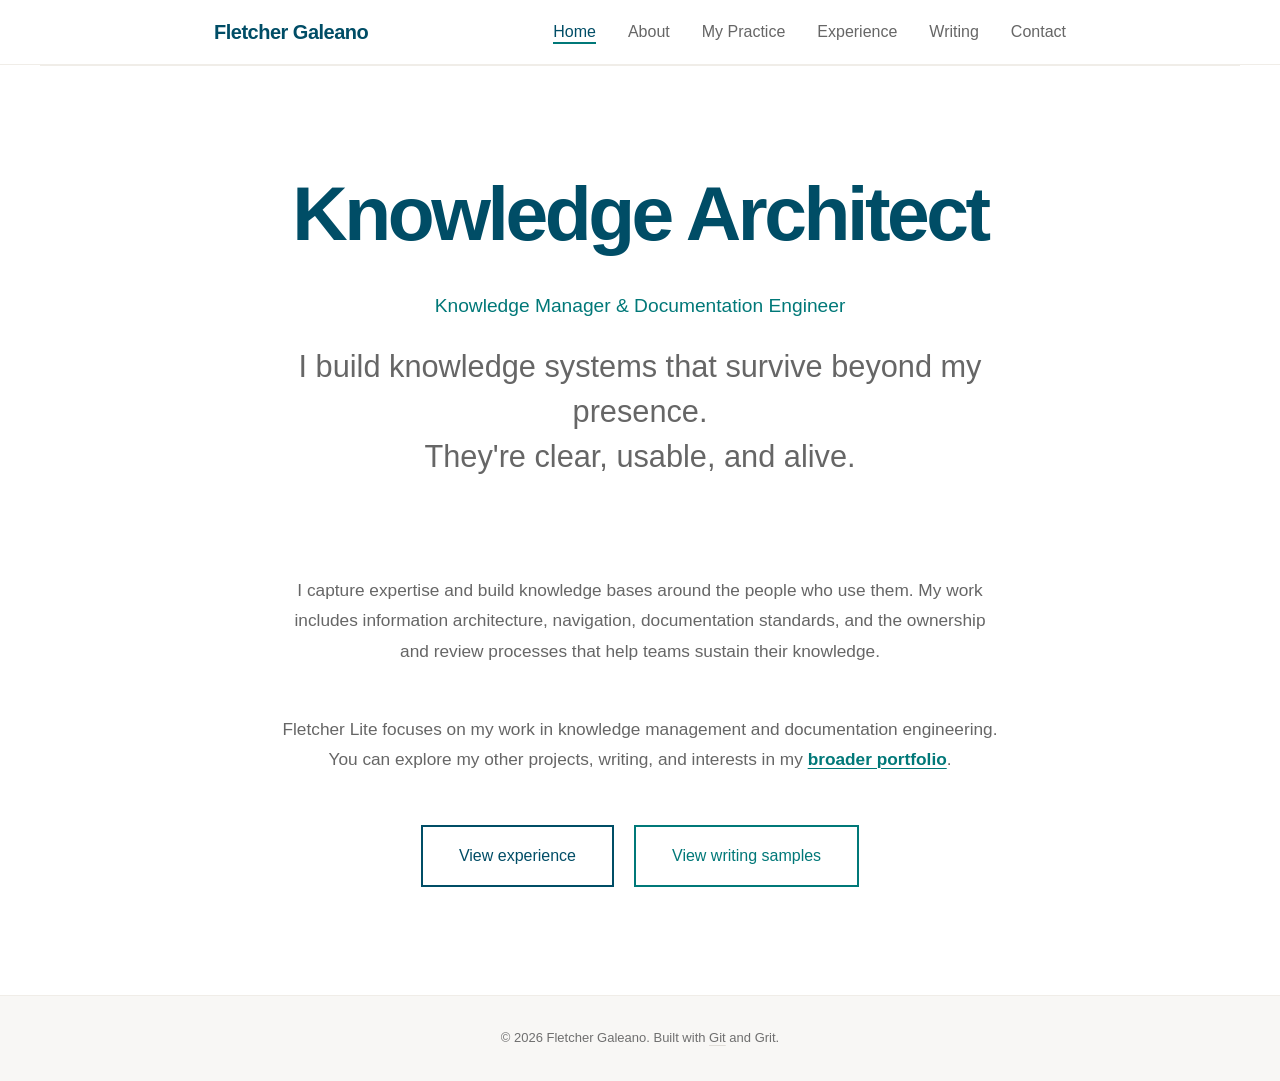
<file: index.html>
<!DOCTYPE html>
<html lang="en">
<head>
  <meta charset="UTF-8">
  <meta name="viewport" content="width=device-width, initial-scale=1.0">
  <title>Fletcher Galeano - Knowledge Manager and Documentation Engineer</title>
  <meta name="description" content="Fletcher Galeano designs knowledge bases, documentation architectures, standards, and governance processes that preserve useful organizational knowledge.">
  <link rel="stylesheet" href="styles.css">
</head>
<body class="home">
  <nav>
    <div class="nav-container">
      <a href="index.html" class="nav-brand">Fletcher Galeano</a>
      <ul class="nav-links">
        <li><a href="index.html" aria-current="page">Home</a></li>
        <li><a href="about.html">About</a></li>
        <li><a href="my-practice.html">My Practice</a></li>
        <li><a href="experience.html">Experience</a></li>
        <li><a href="writing.html">Writing</a></li>
        <li><a href="contact.html">Contact</a></li>
      </ul>
    </div>
  </nav>

  <main>
    <section class="hero">
      <h1>Knowledge Architect</h1>
      <p class="hero-target">Knowledge Manager &amp; Documentation Engineer</p>
      <p class="hero-subtitle">I build knowledge systems that survive beyond my presence. 
        <br>
        They're clear, usable, and alive.</p>
      
      <p class="hero-context">I capture expertise and build knowledge bases around the people who use them. My work includes information architecture, navigation, documentation standards, and the ownership and review processes that help teams sustain their knowledge.</p>

      <p class="hero-context">Fletcher Lite focuses on my work in knowledge management and documentation engineering. You can explore my other projects, writing, and interests in my <a href="https://thestuffihave.online/">broader portfolio</a>.</p>
      
      <div class="button-group">
        <a href="experience.html" class="btn">View experience</a>
        <a href="writing.html" class="btn btn-secondary">View writing samples</a>
      </div>
    </section>
  </main>

  <footer>
    <p>&copy; 2026 Fletcher Galeano. Built with <a href="https://github.com/fdanilogamu/fletcherlite">Git</a> and Grit.</p>
  </footer>
</body>
</html>
</file>
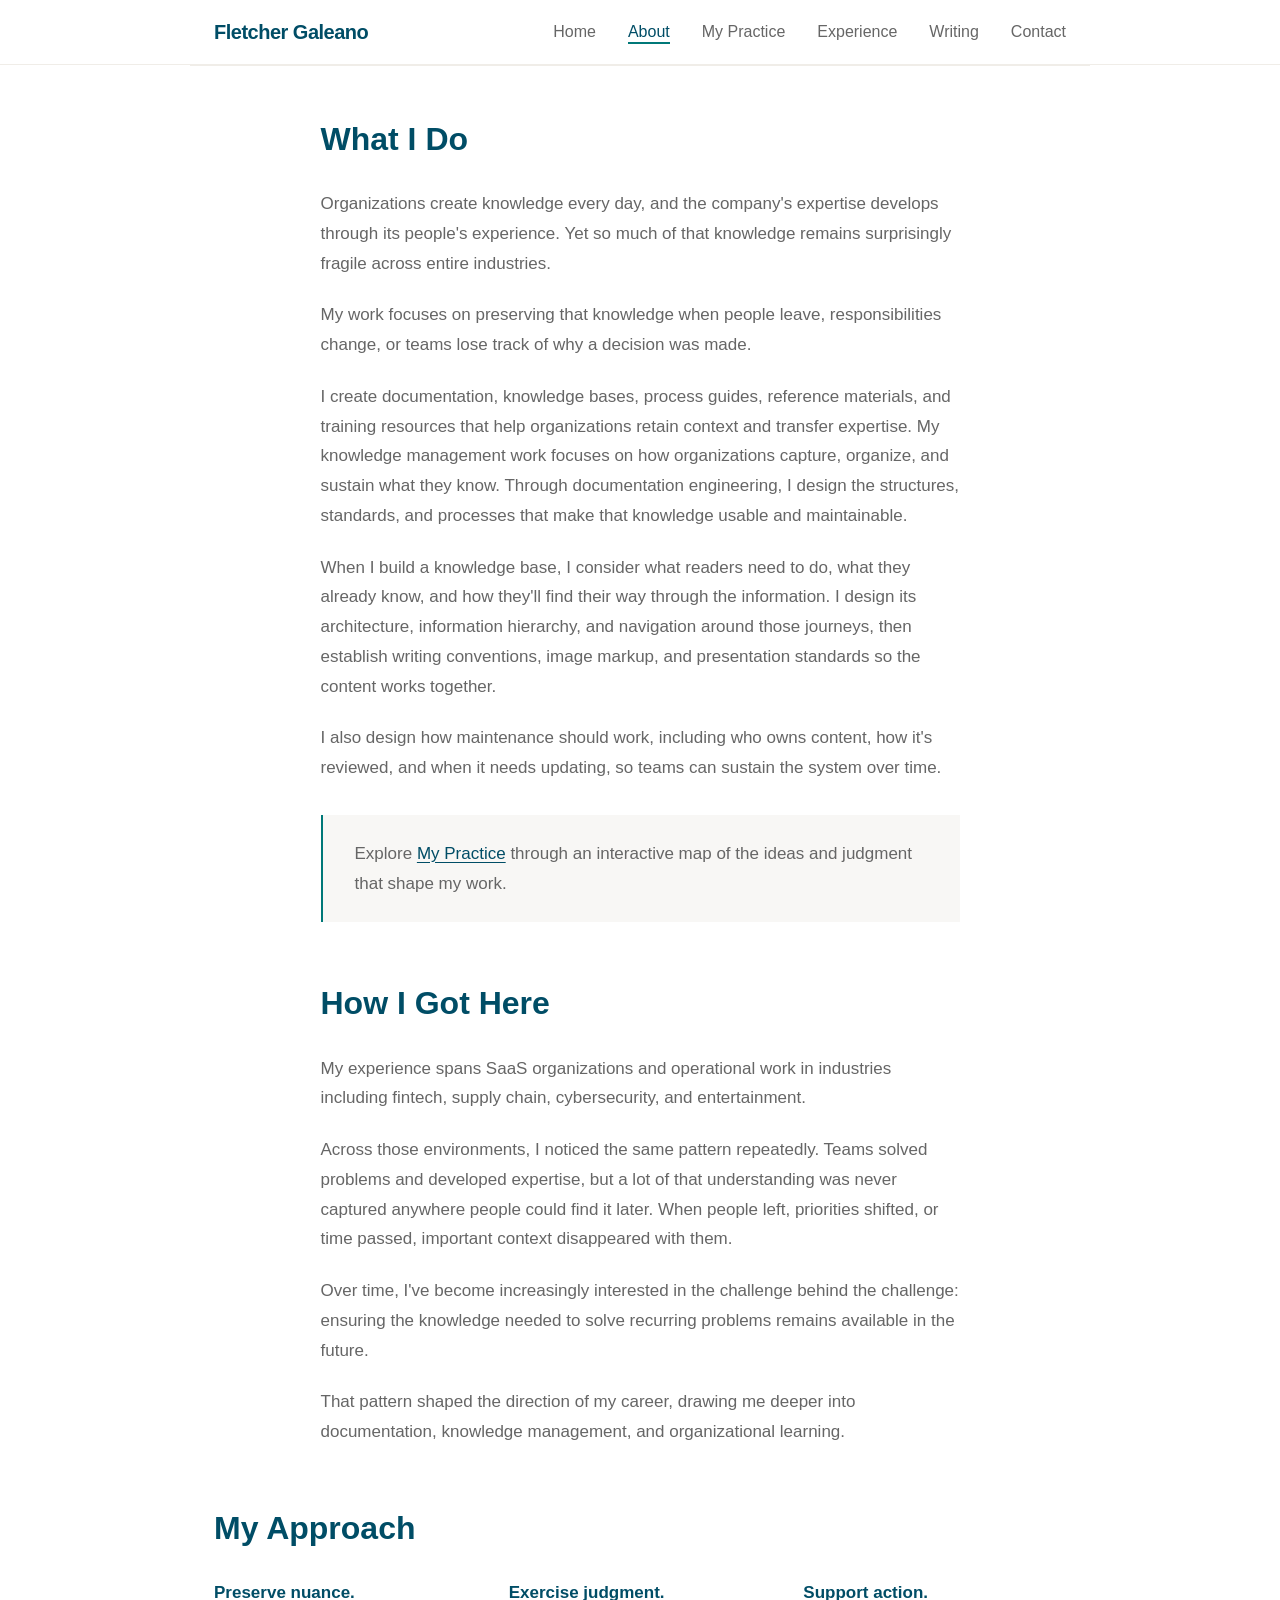
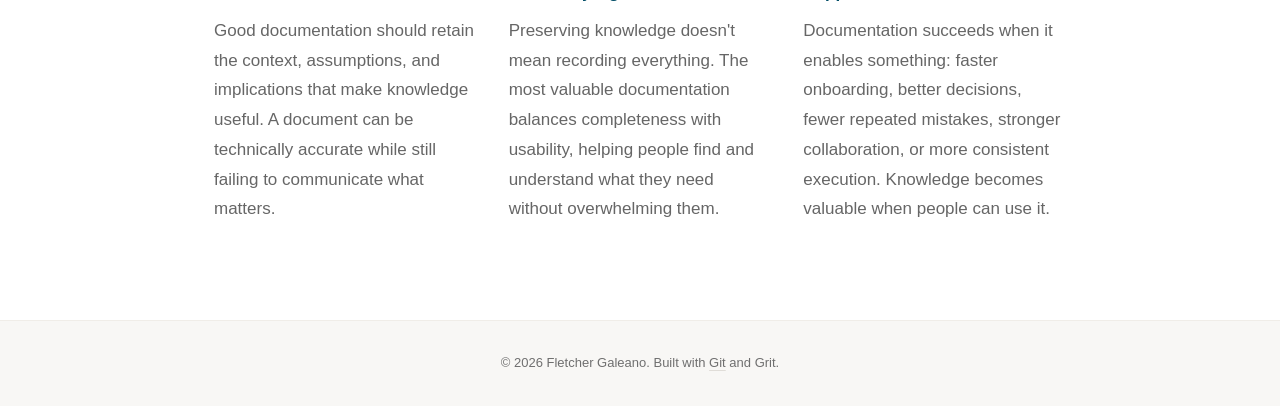
<file: about.html>
<!DOCTYPE html>
<html lang="en">
<head>
  <meta charset="UTF-8">
  <meta name="viewport" content="width=device-width, initial-scale=1.0">
  <title>About - Fletcher Galeano's Knowledge and Documentation Practice</title>
  <meta name="description" content="How Fletcher Galeano approaches knowledge capture, documentation architecture, reader journeys, standards, and governance.">
  <link rel="stylesheet" href="styles.css">
</head>
<body class="about">
  <nav>
    <div class="nav-container">
      <a href="index.html" class="nav-brand">Fletcher Galeano</a>
      <ul class="nav-links">
        <li><a href="index.html">Home</a></li>
        <li><a href="about.html" aria-current="page">About</a></li>
        <li><a href="my-practice.html">My Practice</a></li>
        <li><a href="experience.html">Experience</a></li>
        <li><a href="writing.html">Writing</a></li>
        <li><a href="contact.html">Contact</a></li>
      </ul>
    </div>
  </nav>

  <main>
    <section class="container">
      <h1>What I Do</h1>
<p>Organizations create knowledge every day, and the company's expertise develops through its people's experience. Yet so much of that knowledge remains surprisingly fragile across entire industries.</p>

<p>My work focuses on preserving that knowledge when people leave, responsibilities change, or teams lose track of why a decision was made.</p>

<p>I create documentation, knowledge bases, process guides, reference materials, and training resources that help organizations retain context and transfer expertise. My knowledge management work focuses on how organizations capture, organize, and sustain what they know. Through documentation engineering, I design the structures, standards, and processes that make that knowledge usable and maintainable.</p>

<p>When I build a knowledge base, I consider what readers need to do, what they already know, and how they'll find their way through the information. I design its architecture, information hierarchy, and navigation around those journeys, then establish writing conventions, image markup, and presentation standards so the content works together.</p>

<p>I also design how maintenance should work, including who owns content, how it's reviewed, and when it needs updating, so teams can sustain the system over time.</p>

<p class="practice-map-link">Explore <a href="my-practice.html">My Practice</a> through an interactive map of the ideas and judgment that shape my work.</p>
<h2>How I Got Here</h2>
<p>My experience spans SaaS organizations and operational work in industries including fintech, supply chain, cybersecurity, and entertainment.</p>

<p>Across those environments, I noticed the same pattern repeatedly. Teams solved problems and developed expertise, but a lot of that understanding was never captured anywhere people could find it later. When people left, priorities shifted, or time passed, important context disappeared with them.</p>

<p>Over time, I've become increasingly interested in the challenge behind the challenge: ensuring the knowledge needed to solve recurring problems remains available in the future.</p>

<p>That pattern shaped the direction of my career, drawing me deeper into documentation, knowledge management, and organizational learning.</p>
<h2>My Approach</h2>
<div class="about-principles">
<p><strong>Preserve nuance.</strong> Good documentation should retain the context, assumptions, and implications that make knowledge useful. A document can be technically accurate while still failing to communicate what matters.</p>

<p><strong>Exercise judgment.</strong> Preserving knowledge doesn't mean recording everything. The most valuable documentation balances completeness with usability, helping people find and understand what they need without overwhelming them.</p>

<p><strong>Support action.</strong> Documentation succeeds when it enables something: faster onboarding, better decisions, fewer repeated mistakes, stronger collaboration, or more consistent execution. Knowledge becomes valuable when people can use it.</p>
</div>

    </section>
  </main>

  <footer>
    <p>&copy; 2026 Fletcher Galeano. Built with <a href="https://github.com/fdanilogamu/fletcherlite">Git</a> and Grit.</p>
  </footer>
</body>
</html>
</file>
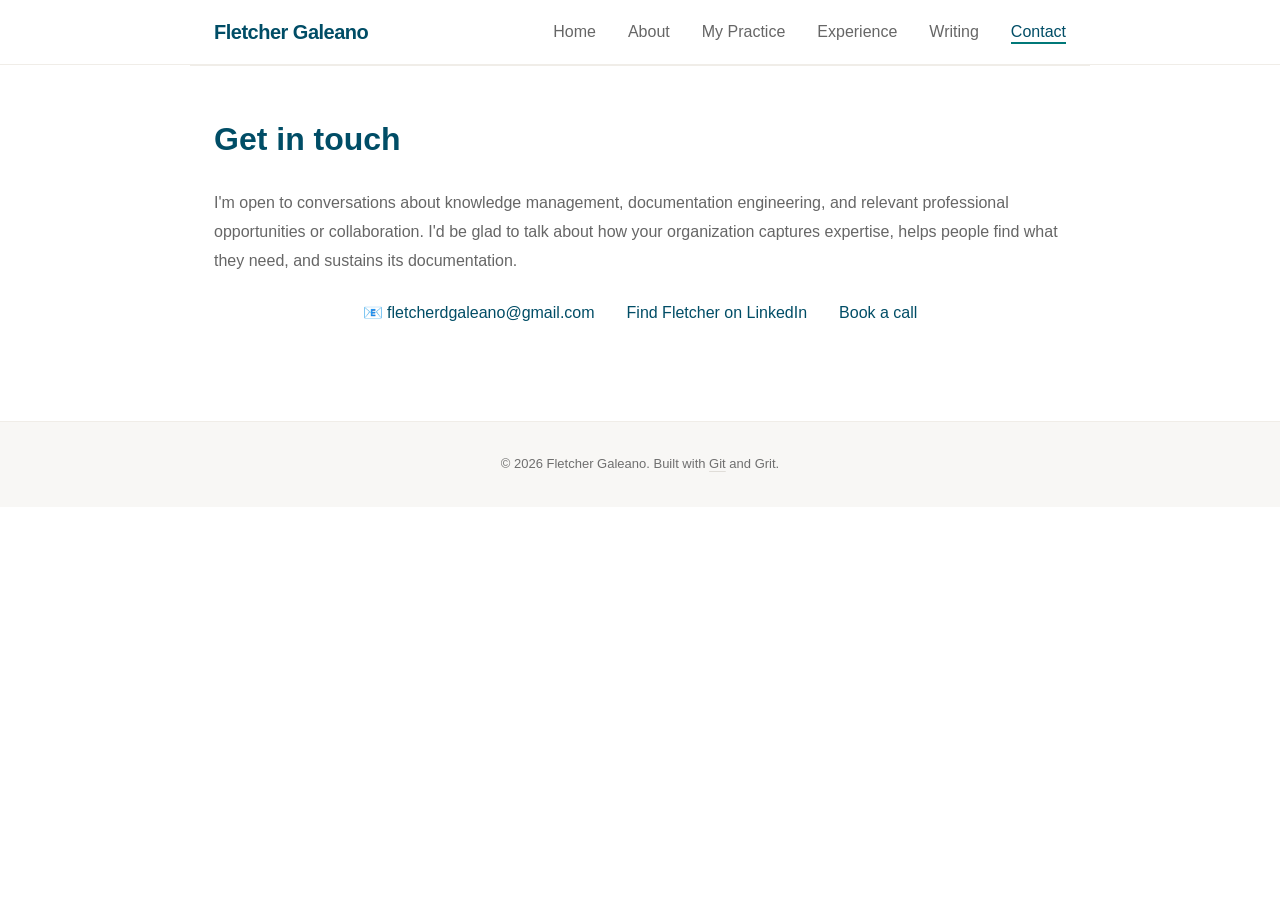
<file: contact.html>
<!DOCTYPE html>
<html lang="en">
<head>
  <meta charset="UTF-8">
  <meta name="viewport" content="width=device-width, initial-scale=1.0">
  <title>Contact - Fletcher Galeano</title>
  <meta name="description" content="Contact Fletcher Galeano to discuss knowledge management, documentation engineering, professional opportunities, and collaboration.">
  <link rel="stylesheet" href="styles.css">
</head>
<body>
  <nav>
    <div class="nav-container">
      <a href="index.html" class="nav-brand">Fletcher Galeano</a>
      <ul class="nav-links">
        <li><a href="index.html">Home</a></li>
        <li><a href="about.html">About</a></li>
        <li><a href="my-practice.html">My Practice</a></li>
        <li><a href="experience.html">Experience</a></li>
        <li><a href="writing.html">Writing</a></li>
        <li><a href="contact.html" aria-current="page">Contact</a></li>
      </ul>
    </div>
  </nav>

  <main>
    <section class="container">
      <h1>Get in touch</h1>
      <p>I'm open to conversations about knowledge management, documentation engineering, and relevant professional opportunities or collaboration. I'd be glad to talk about how your organization captures expertise, helps people find what they need, and sustains its documentation.</p>
      
      <div class="contact-methods">
        <a href="mailto:fletcherdgaleano@gmail.com" class="contact-link">
          📧 fletcherdgaleano@gmail.com
        </a>
        <a href="https://www.linkedin.com/in/fetcher-galeano-73b386107/" target="_blank" rel="noopener noreferrer" class="contact-link">
          Find Fletcher on LinkedIn
        </a>
        <a href="https://calendar.app.google/bQnqLecoRTD26T139" target="_blank" rel="noopener noreferrer" class="contact-link">
          Book a call
        </a>
      </div>
    </section>
  </main>

  <footer>
    <p>&copy; 2026 Fletcher Galeano. Built with <a href="https://github.com/fdanilogamu/fletcherlite">Git</a> and Grit.</p>
  </footer>
</body>
</html>
</file>
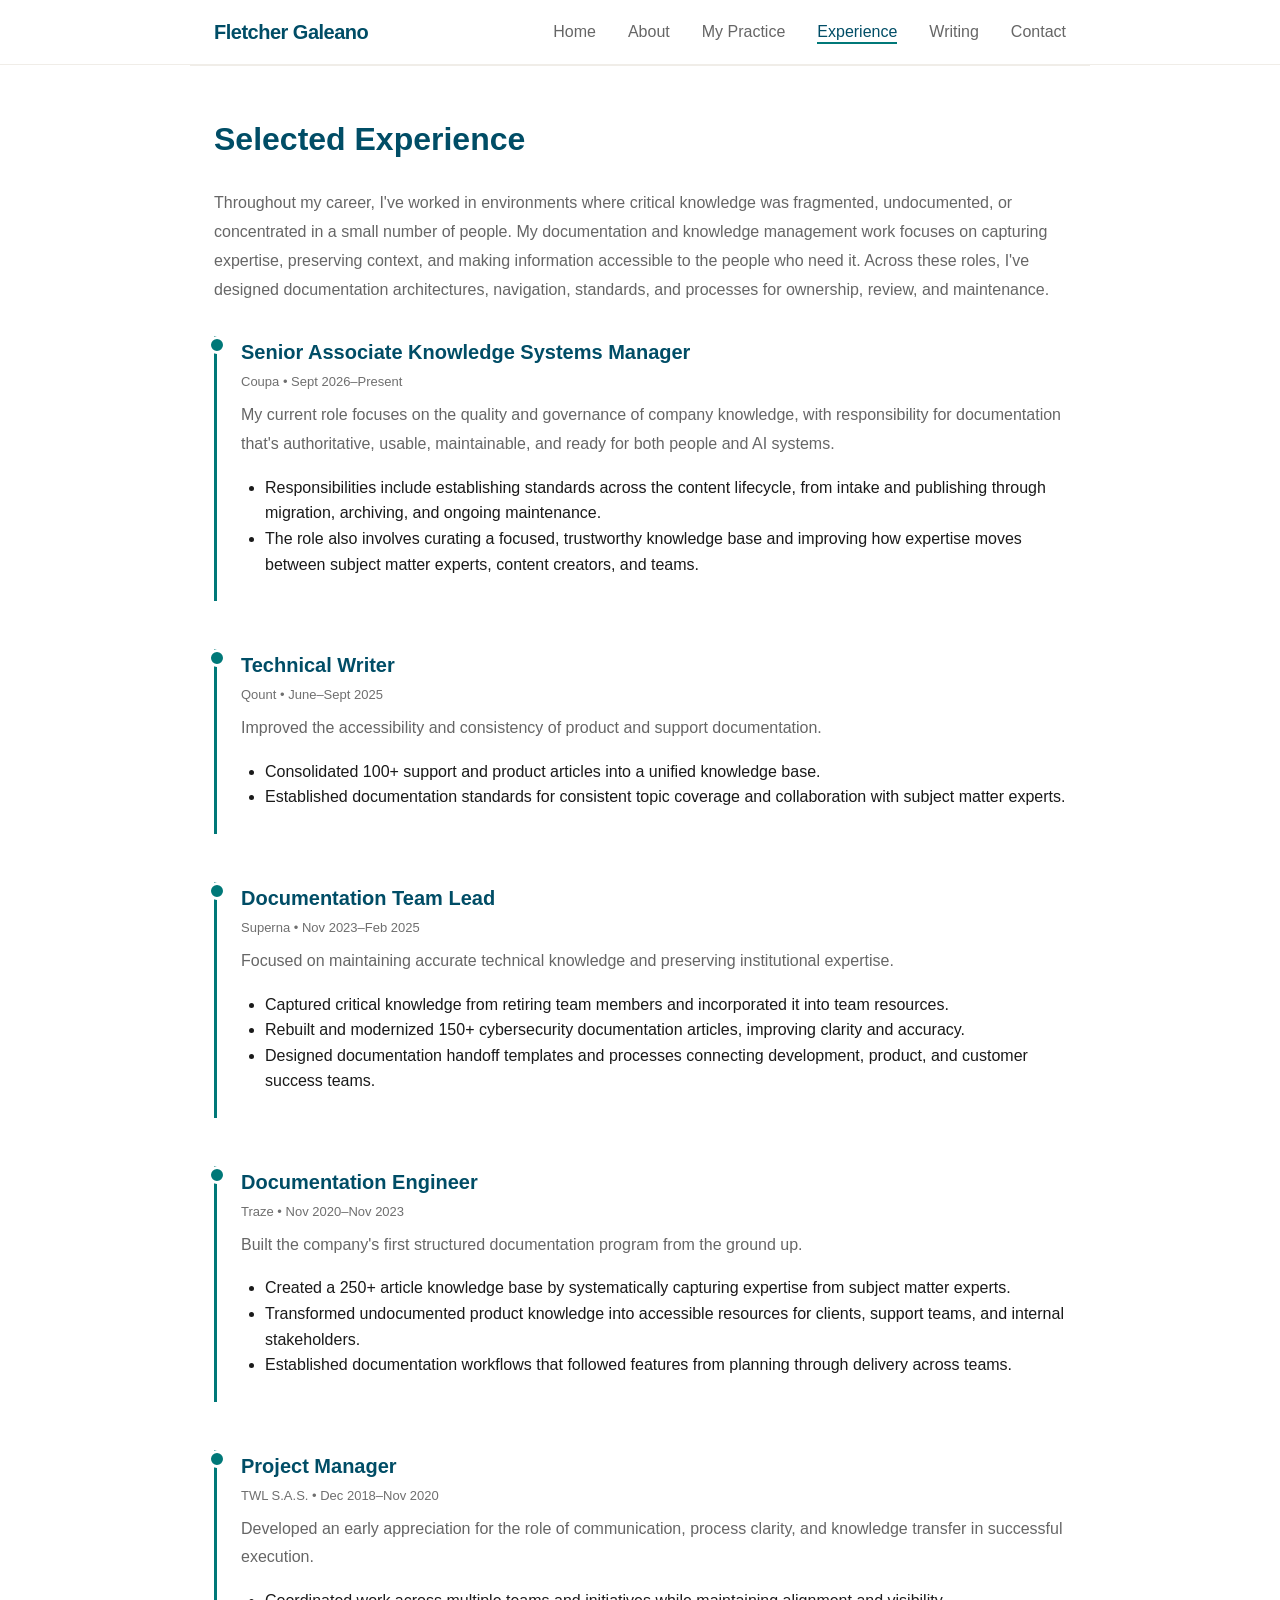
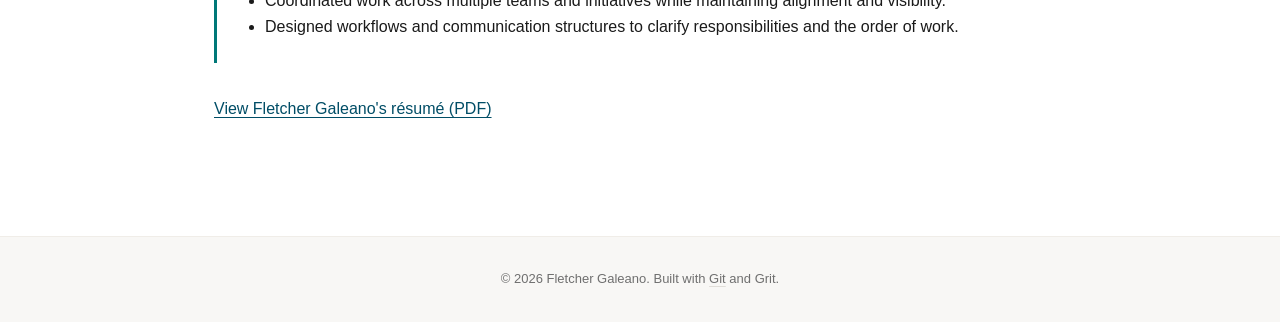
<file: experience.html>
<!DOCTYPE html>
<html lang="en">
<head>
  <meta charset="UTF-8">
  <meta name="viewport" content="width=device-width, initial-scale=1.0">
  <title>Experience - Fletcher Galeano</title>
  <meta name="description" content="Fletcher Galeano's experience in knowledge systems, documentation programs, technical writing, and operational workflows.">
  <link rel="stylesheet" href="styles.css">
</head>
<body>
  <nav>
    <div class="nav-container">
      <a href="index.html" class="nav-brand">Fletcher Galeano</a>
      <ul class="nav-links">
        <li><a href="index.html">Home</a></li>
        <li><a href="about.html">About</a></li>
        <li><a href="my-practice.html">My Practice</a></li>
        <li><a href="experience.html" aria-current="page">Experience</a></li>
        <li><a href="writing.html">Writing</a></li>
        <li><a href="contact.html">Contact</a></li>
      </ul>
    </div>
  </nav>

  <main>
    <section class="container">
  <h1>Selected Experience</h1>

  <p>
    Throughout my career, I've worked in environments where critical knowledge was fragmented,
    undocumented, or concentrated in a small number of people. My documentation and knowledge
    management work focuses on capturing expertise, preserving context, and making information
    accessible to the people who need it. Across these roles, I've designed documentation
    architectures, navigation, standards, and processes for ownership, review, and maintenance.
  </p>

  <div class="timeline">


<div class="timeline-item">
  <h2>Senior Associate Knowledge Systems Manager</h2>
  <div class="timeline-meta">Coupa • Sept 2026–Present</div>

  <p class="timeline-description">
    My current role focuses on the quality and governance of company knowledge, with responsibility for documentation that's authoritative, usable, maintainable, and ready for both people and AI systems.
  </p>

  <ul>
    <li>Responsibilities include establishing standards across the content lifecycle, from intake and publishing through migration, archiving, and ongoing maintenance.</li>
    <li>The role also involves curating a focused, trustworthy knowledge base and improving how expertise moves between subject matter experts, content creators, and teams.</li>
  </ul>
</div>


<div class="timeline-item">
  <h2>Technical Writer</h2>
  <div class="timeline-meta">Qount • June–Sept 2025</div>

  <p class="timeline-description">
    Improved the accessibility and consistency of product and support documentation.
  </p>

  <ul>
    <li>Consolidated 100+ support and product articles into a unified knowledge base.</li>
    <li>Established documentation standards for consistent topic coverage and collaboration with subject matter experts.</li>
  </ul>
</div>

<div class="timeline-item">
  <h2>Documentation Team Lead</h2>
  <div class="timeline-meta">Superna • Nov 2023–Feb 2025</div>

  <p class="timeline-description">
    Focused on maintaining accurate technical knowledge and preserving institutional expertise.
  </p>

  <ul>
    <li>Captured critical knowledge from retiring team members and incorporated it into team resources.</li>
    <li>Rebuilt and modernized 150+ cybersecurity documentation articles, improving clarity and accuracy.</li>
    <li>Designed documentation handoff templates and processes connecting development, product, and customer success teams.</li>
  </ul>
</div>

<div class="timeline-item">
  <h2>Documentation Engineer</h2>
  <div class="timeline-meta">Traze • Nov 2020–Nov 2023</div>

  <p class="timeline-description">
    Built the company's first structured documentation program from the ground up.
  </p>

  <ul>
    <li>Created a 250+ article knowledge base by systematically capturing expertise from subject matter experts.</li>
    <li>Transformed undocumented product knowledge into accessible resources for clients, support teams, and internal stakeholders.</li>
    <li>Established documentation workflows that followed features from planning through delivery across teams.</li>
  </ul>
</div>

<div class="timeline-item">
  <h2>Project Manager</h2>
  <div class="timeline-meta">TWL S.A.S. • Dec 2018–Nov 2020</div>

  <p class="timeline-description">
    Developed an early appreciation for the role of communication, process clarity, and knowledge transfer in successful execution.
  </p>

  <ul>
    <li>Coordinated work across multiple teams and initiatives while maintaining alignment and visibility.</li>
    <li>Designed workflows and communication structures to clarify responsibilities and the order of work.</li>
  </ul>
</div>


  </div>
  <p class="resume-link"><a href="pdfs/fletcher-galeano-lite.pdf" target="_blank" rel="noopener noreferrer">View Fletcher Galeano's résumé (PDF)</a></p>

</section>


  </main>

  <footer>
    <p>&copy; 2026 Fletcher Galeano. Built with <a href="https://github.com/fdanilogamu/fletcherlite">Git</a> and Grit.</p>
  </footer>
</body>
</html>
</file>
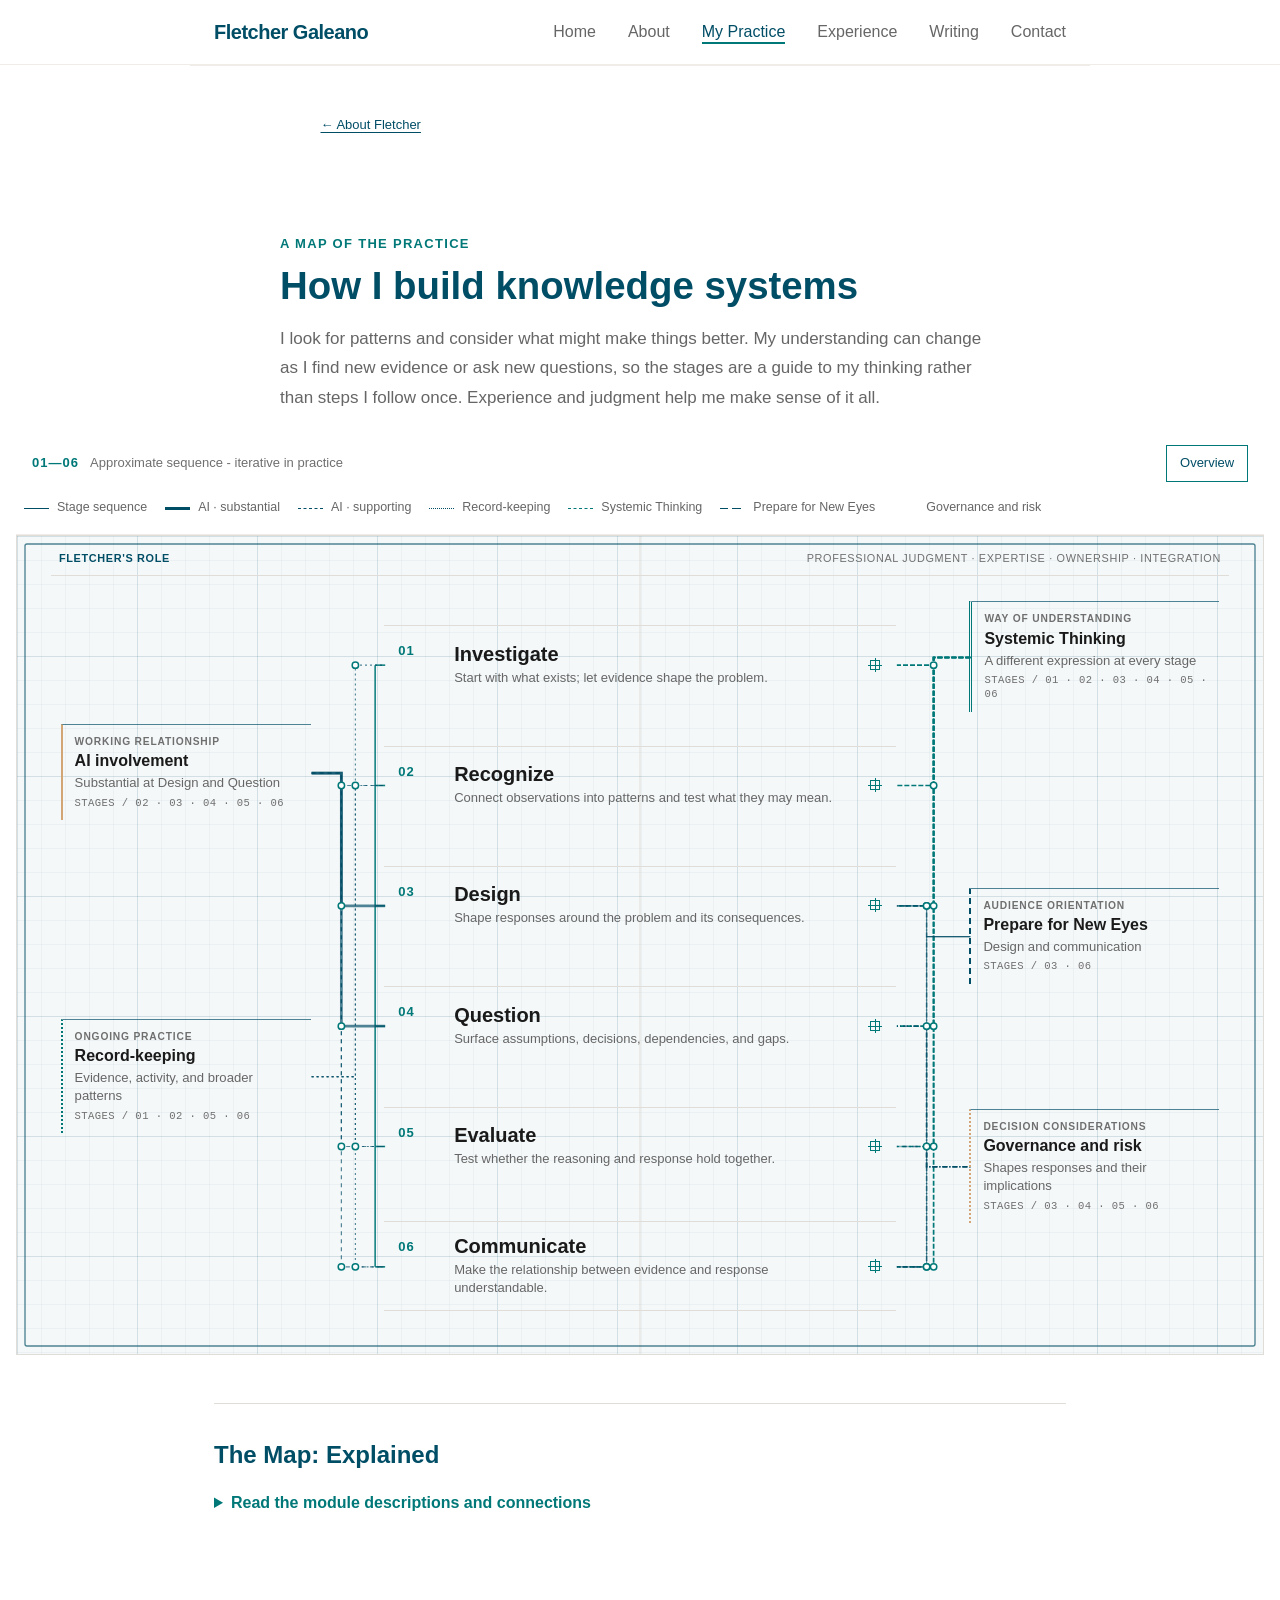
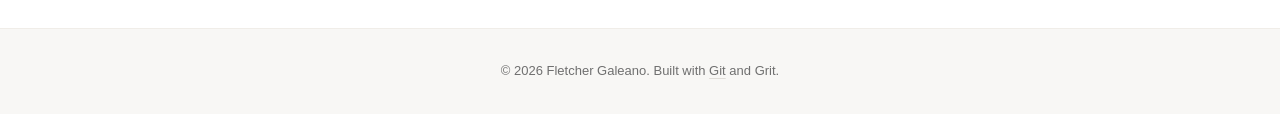
<file: my-practice.html>
<!DOCTYPE html>
<html lang="en">
<head>
  <meta charset="UTF-8">
  <meta name="viewport" content="width=device-width, initial-scale=1.0">
  <title>My Practice - Fletcher Galeano</title>
  <meta name="description" content="An interactive map of how Fletcher Galeano investigates, interprets, designs, questions, evaluates, and communicates knowledge systems work.">
  <link rel="stylesheet" href="styles.css">
</head>
<body class="about my-practice-page">
  <nav>
    <div class="nav-container">
      <a href="index.html" class="nav-brand">Fletcher Galeano</a>
      <ul class="nav-links">
        <li><a href="index.html">Home</a></li>
        <li><a href="about.html">About</a></li>
        <li><a href="my-practice.html" aria-current="page">My Practice</a></li>
        <li><a href="experience.html">Experience</a></li>
        <li><a href="writing.html">Writing</a></li>
        <li><a href="contact.html">Contact</a></li>
      </ul>
    </div>
  </nav>
  <main>
    <section class="container">
      <p class="practice-map-backlink"><a href="about.html">← About Fletcher</a></p>
      <section class="practice-map-section" aria-labelledby="practice-map-title">
  <div class="practice-map-intro">
    <p class="practice-map-kicker">A map of the practice</p>
    <h2 id="practice-map-title">How I build knowledge systems</h2>
    <p>I look for patterns and consider what might make things better. My understanding can change as I find new evidence or ask new questions, so the stages are a guide to my thinking rather than steps I follow once. Experience and judgment help me make sense of it all.</p>
  </div>

  <div class="practice-map" id="practice-map" data-practice-map>
    <div class="practice-map-toolbar">
      <p class="practice-map-sequence-note"><span aria-hidden="true">01—06</span> Approximate sequence - iterative in practice</p>
      <button class="practice-map-reset" type="button" data-map-reset aria-pressed="true">Overview</button>
    </div>

    <div class="map-legend" aria-label="Map line key">
      <span><i class="map-legend-line map-legend-line--sequence" aria-hidden="true"></i>Stage sequence</span>
      <span><i class="map-legend-line map-legend-line--primary" aria-hidden="true"></i>AI · substantial</span>
      <span><i class="map-legend-line map-legend-line--support" aria-hidden="true"></i>AI · supporting</span>
      <span><i class="map-legend-line map-legend-line--records" aria-hidden="true"></i>Record-keeping</span>
      <span><i class="map-legend-line map-legend-line--systemic" aria-hidden="true"></i>Systemic Thinking</span>
      <span><i class="map-legend-line map-legend-line--orientation" aria-hidden="true"></i>Prepare for New Eyes</span>
      <span><i class="map-legend-line map-legend-line--governance" aria-hidden="true"></i>Governance and risk</span>
    </div>

    <div class="practice-map-canvas" data-map-canvas>
      <svg class="practice-map-svg" data-map-svg viewBox="0 0 1200 900" preserveAspectRatio="none" role="img" aria-labelledby="map-svg-title map-svg-desc">
        <title id="map-svg-title">Connections in Fletcher's knowledge systems practice</title>
        <desc id="map-svg-desc">The central narrative runs from Investigate through Recognize, Design, Question, Evaluate, and Communicate. A solid vertical line marks that approximate sequence. AI involvement connects to Recognize, Design, Question, Evaluate, and Communicate; its substantial connections are thicker. Record-keeping connects to Investigate, Recognize, Evaluate, and Communicate. Systemic Thinking spans all six stages. Prepare for New Eyes connects to Design and Communicate. Governance and risk connects to Design, Question, Evaluate, and Communicate. Fletcher's role is the outer boundary around the complete practice.</desc>
        <defs>
          <pattern id="map-grid" width="24" height="24" patternUnits="userSpaceOnUse">
            <path d="M 24 0 L 0 0 0 24" class="map-grid-line" fill="none" stroke-width="0.65" />
          </pattern>
          <pattern id="map-major-grid" width="120" height="120" patternUnits="userSpaceOnUse">
            <path d="M 120 0 L 0 0 0 120" class="map-grid-major-line" fill="none" stroke-width="0.9" />
          </pattern>
        </defs>
        <rect class="map-blueprint-grid map-blueprint-grid--fine" width="1200" height="900" fill="url(#map-grid)" />
        <rect class="map-blueprint-grid map-blueprint-grid--major" width="1200" height="900" fill="url(#map-major-grid)" />
        <g class="map-boundary" data-map-boundary aria-hidden="true"><rect x="8" y="8" width="1184" height="884" rx="2" /></g>
        <g class="map-paths" data-map-paths aria-hidden="true">
          <path class="map-sequence-path" d="M278 115 V785 M278 115 H300 M278 249 H300 M278 383 H300 M278 517 H300 M278 651 H300 M278 785 H300" />
          <path class="map-connection map-connection--systemic" data-connection="systemic" d="M1030 450 H900 M900 115 V785 M900 115 H760 M900 249 H760 M900 383 H760 M900 517 H760 M900 651 H760 M900 785 H760" />
          <path class="map-connection map-connection--substantial" data-connection="ai" d="M175 249 H420 V383 H480 M420 249 V517 H480" />
          <path class="map-connection map-connection--supporting" data-connection="ai" d="M420 249 H480 M420 651 H480 M420 785 H480" />
          <path class="map-connection map-connection--records" data-connection="records" d="M175 383 H335 V115 H480 M335 383 H480 M335 651 H480 M335 785 H480" />
          <path class="map-connection map-connection--orientation" data-connection="new-eyes" d="M1025 450 H850 V383 H760 M850 450 V785 H760" />
          <path class="map-connection map-connection--governance" data-connection="governance" d="M1025 650 H820 V383 H760 M820 517 H760 M820 651 H760 M820 785 H760" />
        </g>
        <g class="map-junctions" data-map-junctions aria-hidden="true"></g>
      </svg>

      <div class="map-fletcher-label"><button class="map-fletcher-control" type="button" data-select="fletcher" aria-pressed="false" aria-expanded="false" aria-controls="map-popup">Fletcher's role</button><span>Professional judgment · expertise · ownership · integration</span></div>

      <div class="map-anchor map-anchor--ai" data-map-item="ai">
        <button class="map-anchor-button" type="button" data-select="ai" aria-label="AI involvement. Connected to Recognize, Design, Question, Evaluate, and Communicate." aria-pressed="false" aria-expanded="false" aria-controls="map-popup">
          <span class="map-anchor-kind">Working relationship</span><span class="map-anchor-name">AI involvement</span><span class="map-anchor-note">Substantial at Design and Question</span><span class="map-anchor-stages">STAGES / 02 · 03 · 04 · 05 · 06</span>
        </button>
      </div>
      <div class="map-anchor map-anchor--records" data-map-item="records">
        <button class="map-anchor-button" type="button" data-select="records" aria-label="Record-keeping. Connected to Investigate, Recognize, Evaluate, and Communicate." aria-pressed="false" aria-expanded="false" aria-controls="map-popup">
          <span class="map-anchor-kind">Ongoing practice</span><span class="map-anchor-name">Record-keeping</span><span class="map-anchor-note">Evidence, activity, and broader patterns</span><span class="map-anchor-stages">STAGES / 01 · 02 · 05 · 06</span>
        </button>
      </div>
      <div class="map-anchor map-anchor--systemic" data-map-item="systemic">
        <button class="map-anchor-button" type="button" data-select="systemic" aria-label="Systemic Thinking. Connected to all six stages, with a different expression at each." aria-pressed="false" aria-expanded="false" aria-controls="map-popup">
          <span class="map-anchor-kind">Way of understanding</span><span class="map-anchor-name">Systemic Thinking</span><span class="map-anchor-note">A different expression at every stage</span><span class="map-anchor-stages">STAGES / 01 · 02 · 03 · 04 · 05 · 06</span>
        </button>
      </div>
      <div class="map-anchor map-anchor--new-eyes" data-map-item="new-eyes">
        <button class="map-anchor-button" type="button" data-select="new-eyes" aria-label="Prepare for New Eyes. Connected to Design and Communicate." aria-pressed="false" aria-expanded="false" aria-controls="map-popup">
          <span class="map-anchor-kind">Audience orientation</span><span class="map-anchor-name">Prepare for New Eyes</span><span class="map-anchor-note">Design and communication</span><span class="map-anchor-stages">STAGES / 03 · 06</span>
        </button>
      </div>
      <div class="map-anchor map-anchor--governance" data-map-item="governance">
        <button class="map-anchor-button" type="button" data-select="governance" aria-label="Governance and risk. Connected to Design, Question, Evaluate, and Communicate." aria-pressed="false" aria-expanded="false" aria-controls="map-popup">
          <span class="map-anchor-kind">Decision considerations</span><span class="map-anchor-name">Governance and risk</span><span class="map-anchor-note">Shapes responses and their implications</span><span class="map-anchor-stages">STAGES / 03 · 04 · 05 · 06</span>
        </button>
      </div>

      <ol class="map-stages" aria-label="Central narrative stages">
        <li class="map-stage" data-map-item="investigate">
          <button class="map-stage-button" type="button" data-select="investigate" aria-pressed="false" aria-expanded="false" aria-controls="map-popup"><span class="map-stage-number">01</span><span class="map-stage-copy"><span class="map-stage-title">Investigate</span><span class="map-stage-summary">Start with what exists; let evidence shape the problem.</span></span><span class="map-stage-mark" aria-hidden="true"></span></button>
        </li>
        <li class="map-stage" data-map-item="recognize">
          <button class="map-stage-button" type="button" data-select="recognize" aria-pressed="false" aria-expanded="false" aria-controls="map-popup"><span class="map-stage-number">02</span><span class="map-stage-copy"><span class="map-stage-title">Recognize</span><span class="map-stage-summary">Connect observations into patterns and test what they may mean.</span></span><span class="map-stage-mark" aria-hidden="true"></span></button>
        </li>
        <li class="map-stage" data-map-item="design">
          <button class="map-stage-button" type="button" data-select="design" aria-pressed="false" aria-expanded="false" aria-controls="map-popup"><span class="map-stage-number">03</span><span class="map-stage-copy"><span class="map-stage-title">Design</span><span class="map-stage-summary">Shape responses around the problem and its consequences.</span></span><span class="map-stage-mark" aria-hidden="true"></span></button>
        </li>
        <li class="map-stage" data-map-item="question">
          <button class="map-stage-button" type="button" data-select="question" aria-pressed="false" aria-expanded="false" aria-controls="map-popup"><span class="map-stage-number">04</span><span class="map-stage-copy"><span class="map-stage-title">Question</span><span class="map-stage-summary">Surface assumptions, decisions, dependencies, and gaps.</span></span><span class="map-stage-mark" aria-hidden="true"></span></button>
        </li>
        <li class="map-stage" data-map-item="evaluate">
          <button class="map-stage-button" type="button" data-select="evaluate" aria-pressed="false" aria-expanded="false" aria-controls="map-popup"><span class="map-stage-number">05</span><span class="map-stage-copy"><span class="map-stage-title">Evaluate</span><span class="map-stage-summary">Test whether the reasoning and response hold together.</span></span><span class="map-stage-mark" aria-hidden="true"></span></button>
        </li>
        <li class="map-stage" data-map-item="communicate">
          <button class="map-stage-button" type="button" data-select="communicate" aria-pressed="false" aria-expanded="false" aria-controls="map-popup"><span class="map-stage-number">06</span><span class="map-stage-copy"><span class="map-stage-title">Communicate</span><span class="map-stage-summary">Make the relationship between evidence and response understandable.</span></span><span class="map-stage-mark" aria-hidden="true"></span></button>
        </li>
      </ol>

      <div class="map-popup" id="map-popup" data-map-popup role="dialog" aria-labelledby="map-popup-title" aria-describedby="map-popup-copy" hidden>
        <button class="map-popup-close" type="button" data-popup-close aria-label="Close explanation">×</button>
        <p class="map-popup-eyebrow" data-popup-eyebrow></p>
        <h3 id="map-popup-title" data-popup-title></h3>
        <div class="map-popup-copy" id="map-popup-copy" data-popup-copy aria-live="polite"></div>
        <a class="map-popup-entry-link" data-popup-entry-link href="#">Read full entry</a>
      </div>
    </div>

  </div>
</section>
<section class="map-explained" aria-labelledby="map-explained-title">
  <h2 id="map-explained-title">The Map: Explained</h2>
  <details>
    <summary>Read the module descriptions and connections</summary>
    <div class="map-explained-content">
      <h3>Central stages</h3>
      <div class="map-explained-grid">
        <article data-map-entry="investigate" data-map-eyebrow="Stage 01 · Central narrative"><h4 id="investigate" tabindex="-1">Investigate</h4><p data-module-description>I start with the material and environment that already exist before looking at individual documents and their context. With that, I decide what needs a closer look, and what I find always has the potential to change how I understand the problem itself.</p><p class="map-connection-explanation">This stage connects to <a href="#records">Record-keeping</a>, <a href="#systemic">Systemic Thinking</a>, and <a href="#fletcher">Fletcher’s role</a>. <a href="#records">Record-keeping</a> preserves observations and source information; <a href="#systemic">Systemic Thinking</a> moves between individual material and its wider environment; <a href="#fletcher">Fletcher’s role</a> helps determine what merits closer attention. <a href="#ai">AI involvement</a> has no direct connection to this stage.</p><p class="map-entry-return"><a href="#practice-map" data-map-return>Return to map</a></p></article>
        <article data-map-entry="recognize" data-map-eyebrow="Stage 02 · Central narrative"><h4 id="recognize" tabindex="-1">Recognize</h4><p data-module-description>I use pattern recognition to connect individual observations and see how they connect. Those connections are opportunities to dig into the evidence for confirmation.</p><p class="map-connection-explanation"><a href="#ai">AI involvement</a> provides supporting help with finding patterns and articulating possible problems. <a href="#records">Record-keeping</a> makes observations and their sources available to consider together. <a href="#systemic">Systemic Thinking</a> connects those observations to wider patterns, while <a href="#fletcher">Fletcher’s role</a> tests whether the interpretation is supported.</p><p class="map-entry-return"><a href="#practice-map" data-map-return>Return to map</a></p></article>
        <article data-map-entry="design" data-map-eyebrow="Stage 03 · Central narrative"><h4 id="design" tabindex="-1">Design</h4><p data-module-description>I shape a response around the problem and what could happen if it's not addressed. I distinguish requirements that address meaningful failures from recommendations, which improve the work without being essential to its function.</p><p class="map-connection-explanation"><a href="#ai">AI involvement</a> contributes substantially when exploring possible approaches. <a href="#systemic">Systemic Thinking</a> considers how a response may affect other parts of the system. <a href="#new-eyes">Prepare for New Eyes</a> shapes the material for people encountering it; <a href="#governance">Governance and risk</a> shape the requirements and their consequences. <a href="#fletcher">Fletcher’s role</a> helps determine what response is appropriate.</p><p class="map-entry-return"><a href="#practice-map" data-map-return>Return to map</a></p></article>
        <article data-map-entry="question" data-map-eyebrow="Stage 04 · Central narrative"><h4 id="question" tabindex="-1">Question</h4><p data-module-description>I follow questions that expose what's still unclear or undecided. For example, a missing connection in the material can point to a necessary investigation.</p><p class="map-connection-explanation"><a href="#ai">AI involvement</a> contributes substantially through questioning and decision elicitation. <a href="#systemic">Systemic Thinking</a> helps surface assumptions, dependencies, and missing relationships. <a href="#governance">Governance and risk</a> shape questions about ownership, approval, and consequences. <a href="#fletcher">Fletcher’s role</a> helps determine what can be resolved and what needs further investigation.</p><p class="map-entry-return"><a href="#practice-map" data-map-return>Return to map</a></p></article>
        <article data-map-entry="evaluate" data-map-eyebrow="Stage 05 · Central narrative"><h4 id="evaluate" tabindex="-1">Evaluate</h4><p data-module-description>I consider whether the evidence, the explanation, and the response are cohesive. I look for missing dependencies and unsupported claims, and I ask myself if I believe a conclusion, and can defend it with my expertise as well.</p><p class="map-connection-explanation"><a href="#ai">AI involvement</a> provides supporting assistance, while its outputs remain subject to professional review. <a href="#records">Record-keeping</a> supports periodic review of the work and its evidence. <a href="#systemic">Systemic Thinking</a> checks whether the parts form a coherent whole. <a href="#governance">Governance and risk</a> bring functional consequences into the assessment; <a href="#fletcher">Fletcher’s role</a> remains responsible for what is accepted as defensible.</p><p class="map-entry-return"><a href="#practice-map" data-map-return>Return to map</a></p></article>
        <article data-map-entry="communicate" data-map-eyebrow="Stage 06 · Central narrative"><h4 id="communicate" tabindex="-1">Communicate</h4><p data-module-description>I bring the evidence, the problem that it points to, and the proposed response into synthesis. Different people may need different ways into the same work, and I address that directly. I make sure every presentation remains understandable.</p><p class="map-connection-explanation"><a href="#ai">AI involvement</a> provides supporting help with language and creating resources. <a href="#records">Record-keeping</a> supports the evidence trail. <a href="#systemic">Systemic Thinking</a> preserves the relationship between findings, the wider problem, and the response. <a href="#new-eyes">Prepare for New Eyes</a> shapes how the work is presented to different audiences; <a href="#governance">Governance and risk</a> shape how decisions and implications are explained. <a href="#fletcher">Fletcher’s role</a> integrates the argument.</p><p class="map-entry-return"><a href="#practice-map" data-map-return>Return to map</a></p></article>
      </div>

      <h3>Surrounding influences</h3>
      <div class="map-explained-grid">
        <article data-map-entry="ai" data-map-eyebrow="Working relationship · Supporting capability"><h4 id="ai" tabindex="-1">AI involvement</h4><p data-module-description>I use AI to help question, find patterns, shape language, and create resources. How much it contributes changes on a case by case basis, and I remain responsible for deciding what I accept and what I can stand behind.</p><p class="map-connection-explanation">Its contribution is supporting in <a href="#recognize">Recognize</a>, <a href="#evaluate">Evaluate</a>, and <a href="#communicate">Communicate</a>, and substantial in <a href="#design">Design</a> and <a href="#question">Question</a>. These differences reflect the kinds of assistance involved across the work. It has no direct connection to <a href="#investigate">Investigate</a>.</p><p class="map-entry-return"><a href="#practice-map" data-map-return>Return to map</a></p></article>
        <article data-map-entry="fletcher" data-map-eyebrow="Professional agency · Encompasses the whole system"><h4 id="fletcher" tabindex="-1">Fletcher’s role</h4><p data-module-description>My experience and judgment connect everything on this map. They help me interpret what I find, decide what it means, and take responsibility for the conclusions and recommendations.</p><p class="map-connection-explanation">This role encompasses all six stages rather than acting as a separate activity or tool. Professional judgment and intellectual ownership integrate the work throughout: <a href="#investigate">Investigate</a>, <a href="#recognize">Recognize</a>, <a href="#design">Design</a>, <a href="#question">Question</a>, <a href="#evaluate">Evaluate</a>, and <a href="#communicate">Communicate</a>.</p><p class="map-entry-return"><a href="#practice-map" data-map-return>Return to map</a></p></article>
        <article data-map-entry="records" data-map-eyebrow="Ongoing practice"><h4 id="records" tabindex="-1">Record-keeping</h4><p data-module-description>I keep track of observations and their sources as the work develops. Regular logs and periodic reviews help me see both what I've been doing as well as analyze the larger patterns across that work.</p><p class="map-connection-explanation">It connects to <a href="#investigate">Investigate</a>, <a href="#recognize">Recognize</a>, <a href="#evaluate">Evaluate</a>, and <a href="#communicate">Communicate</a>: recording source information supports investigation; accumulated observations can be considered together; periodic review makes broader patterns visible; and records help preserve the evidence behind the explanation.</p><p class="map-entry-return"><a href="#practice-map" data-map-return>Return to map</a></p></article>
        <article data-map-entry="systemic" data-map-eyebrow="Cross-cutting way of understanding"><h4 id="systemic" tabindex="-1">Systemic Thinking</h4><p data-module-description>I move between details and the bigger picture.</p><p class="map-connection-explanation">It connects to all six stages, taking a different form in each: moving between artifacts and context in <a href="#investigate">Investigate</a>; connecting observations into patterns in <a href="#recognize">Recognize</a>; considering wider effects in <a href="#design">Design</a>; surfacing dependencies and gaps in <a href="#question">Question</a>; checking coherence in <a href="#evaluate">Evaluate</a>; and preserving relationships between findings and responses in <a href="#communicate">Communicate</a>.</p><p class="map-entry-return"><a href="#practice-map" data-map-return>Return to map</a></p></article>
        <article data-map-entry="new-eyes" data-map-eyebrow="Audience orientation"><h4 id="new-eyes" tabindex="-1">Prepare for New Eyes</h4><p data-module-description>I consider how someone unfamiliar with the material will encounter it. Making guidance easier to approach doesn't weaken the requirements.</p><p class="map-connection-explanation">It connects only to <a href="#design">Design</a> and <a href="#communicate">Communicate</a>. It shapes the material for people without the original context and informs how the work is presented to different audiences.</p><p class="map-entry-return"><a href="#practice-map" data-map-return>Return to map</a></p></article>
        <article data-map-entry="governance" data-map-eyebrow="Decision considerations"><h4 id="governance" tabindex="-1">Governance and risk</h4><p data-module-description>I consider who needs to own or approve decisions, what risks a requirement addresses, and what could happen if an issue is left unresolved. These questions shape how I design, question, evaluate, and explain a response.</p><p class="map-connection-explanation">It connects to <a href="#design">Design</a>, <a href="#question">Question</a>, <a href="#evaluate">Evaluate</a>, and <a href="#communicate">Communicate</a>. These considerations shape interventions, clarify decisions, inform assessment of consequences, and help explain decisions and implications. They are not a primary concern in the initial <a href="#investigate">Investigate</a> and <a href="#recognize">Recognize</a> stages.</p><p class="map-entry-return"><a href="#practice-map" data-map-return>Return to map</a></p></article>
      </div>
    </div>
  </details>
</section>
    </section>
  </main>
  <footer>
    <p>&copy; 2026 Fletcher Galeano. Built with <a href="https://github.com/fdanilogamu/fletcherlite">Git</a> and Grit.</p>
  </footer>
  <script src="professional-practice-map.js" defer></script>
</body>
</html>
</file>
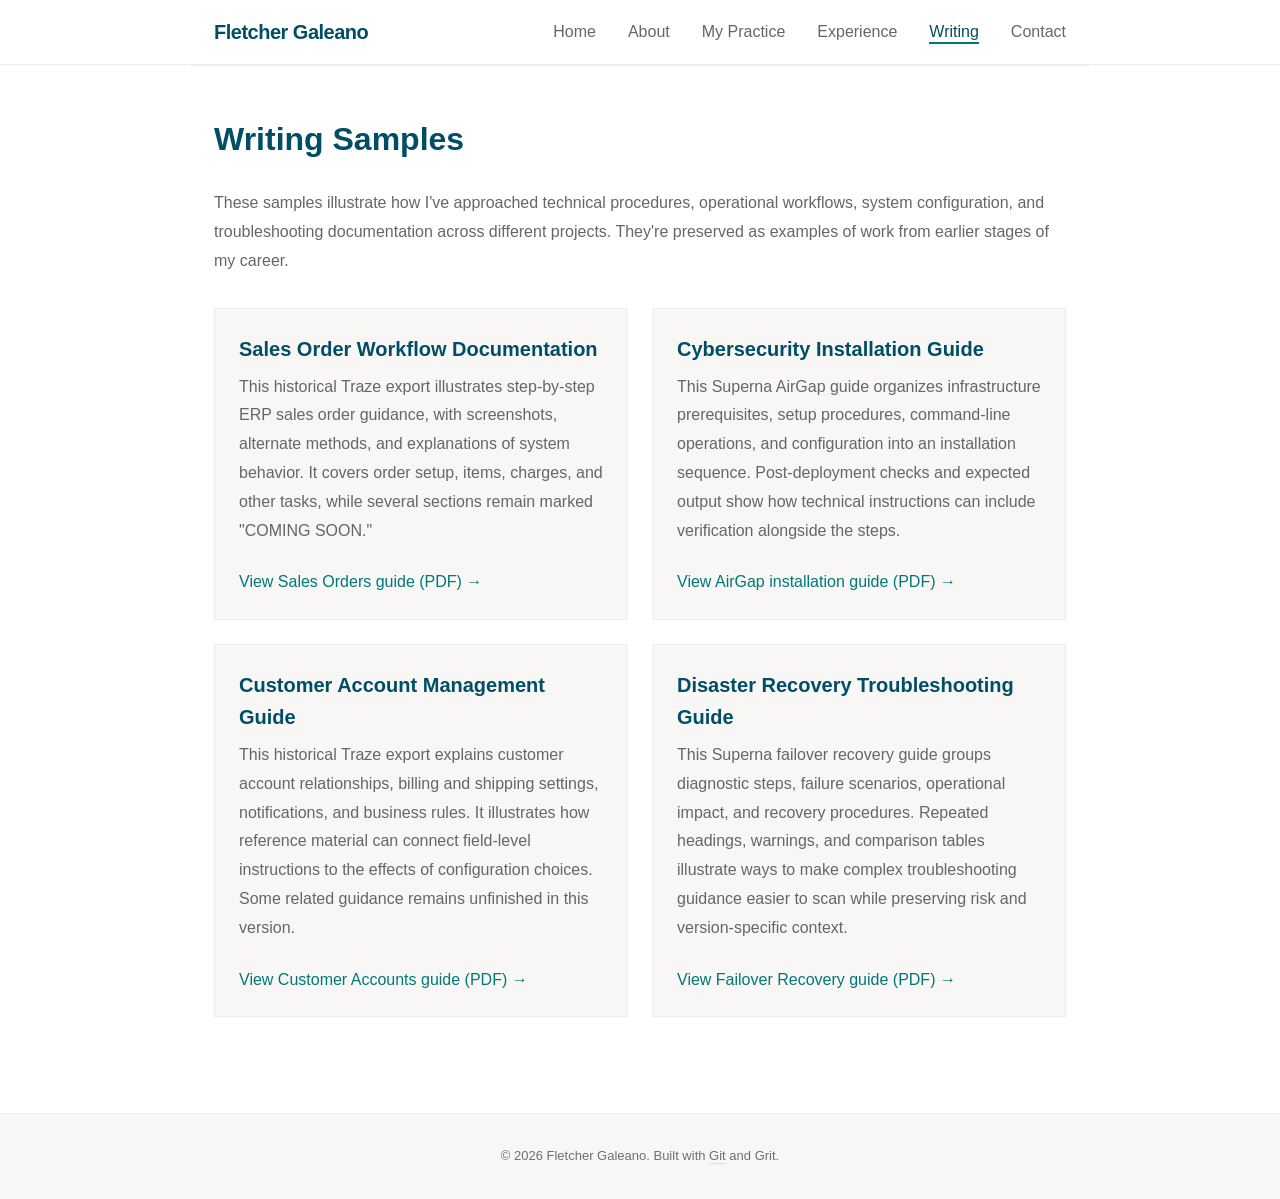
<file: writing.html>
<!DOCTYPE html>
<html lang="en">
<head>
  <meta charset="UTF-8">
  <meta name="viewport" content="width=device-width, initial-scale=1.0">
  <title>Writing Samples - Fletcher Galeano</title>
  <meta name="description" content="Historical ERP and cybersecurity documentation samples illustrating workflow guidance, system behavior, installation, and troubleshooting.">
  <link rel="stylesheet" href="styles.css">
</head>
<body>
  <nav>
    <div class="nav-container">
      <a href="index.html" class="nav-brand">Fletcher Galeano</a>
      <ul class="nav-links">
        <li><a href="index.html">Home</a></li>
        <li><a href="about.html">About</a></li>
        <li><a href="my-practice.html">My Practice</a></li>
        <li><a href="experience.html">Experience</a></li>
        <li><a href="writing.html" aria-current="page">Writing</a></li>
        <li><a href="contact.html">Contact</a></li>
      </ul>
    </div>
  </nav>

  <main>
    <section class="container">
      <h1>Writing Samples</h1>
      <p>These samples illustrate how I've approached technical procedures, operational workflows, system configuration, and troubleshooting documentation across different projects. They're preserved as examples of work from earlier stages of my career.</p>
      
      <div class="writing-grid">
        <div class="writing-card">
          <h2>Sales Order Workflow Documentation</h2>

<p>This historical Traze export illustrates step-by-step ERP sales order guidance, with screenshots, alternate methods, and explanations of system behavior. It covers order setup, items, charges, and other tasks, while several sections remain marked "COMING SOON."</p>

          <a href="pdfs/sample-1.pdf" target="_blank" rel="noopener noreferrer">View Sales Orders guide (PDF) →</a>
        </div>

        <div class="writing-card">
          <h2>Cybersecurity Installation Guide</h2>

<p>This Superna AirGap guide organizes infrastructure prerequisites, setup procedures, command-line operations, and configuration into an installation sequence. Post-deployment checks and expected output show how technical instructions can include verification alongside the steps.</p>

          <a href="pdfs/sample-2.pdf" target="_blank" rel="noopener noreferrer">View AirGap installation guide (PDF) →</a>
        </div>

        <div class="writing-card">
          <h2>Customer Account Management Guide</h2>

<p>This historical Traze export explains customer account relationships, billing and shipping settings, notifications, and business rules. It illustrates how reference material can connect field-level instructions to the effects of configuration choices. Some related guidance remains unfinished in this version.</p>

          <a href="pdfs/sample-3.pdf" target="_blank" rel="noopener noreferrer">View Customer Accounts guide (PDF) →</a>
        </div>

        <div class="writing-card">
          <h2>Disaster Recovery Troubleshooting Guide</h2>

<p>This Superna failover recovery guide groups diagnostic steps, failure scenarios, operational impact, and recovery procedures. Repeated headings, warnings, and comparison tables illustrate ways to make complex troubleshooting guidance easier to scan while preserving risk and version-specific context.</p>

          <a href="pdfs/sample-4.pdf" target="_blank" rel="noopener noreferrer">View Failover Recovery guide (PDF) →</a>
        </div>
      </div>
    </section>
  </main>

  <footer>
    <p>&copy; 2026 Fletcher Galeano. Built with <a href="https://github.com/fdanilogamu/fletcherlite">Git</a> and Grit.</p>
  </footer>
</body>
</html>
</file>
<file: styles.css>
/* Fletch Lite — Documentation Engineer Portfolio */
/* Light and dark mode support, minimal aesthetic */

:root {
  /* Color palette — light mode */
  --primary: #004d66;        /* Deep teal */
  --secondary: #007878;      /* Medium teal */
  --accent: #d4a574;         /* Warm sand (restraint) */
  --bg-primary: #ffffff;
  --bg-secondary: #f8f7f5;   /* Warm off-white */
  --text-primary: #1a1a1a;
  --text-secondary: #666666;
  --text-tertiary: #6f6f6f;
  --border: #e0ddd8;
  --border-light: #f0ede8;
  
  /* Typography */
  --font-sans: -apple-system, BlinkMacSystemFont, "Segoe UI", Roboto, "Helvetica Neue", sans-serif;
  --font-serif: Georgia, "Times New Roman", serif;
  
  /* Type scale */
  --text-sm: 13px;
  --text-base: 16px;
  --text-lg: 20px;
  --text-xl: 24px;
  --text-2xl: 32px;
  --text-3xl: 42px;
  
  /* Spacing */
  --space-xs: 4px;
  --space-sm: 8px;
  --space-md: 16px;
  --space-lg: 24px;
  --space-xl: 32px;
  --space-2xl: 48px;
}

@media (prefers-color-scheme: dark) {
  :root {
    --primary: #4db8d4;        /* Lighter teal for dark mode */
    --secondary: #00bfbf;      /* Bright teal accent */
    --accent: #d4a574;         /* Sand stays constant */
    --bg-primary: #0f1416;     /* Near-black */
    --bg-secondary: #1a2428;   /* Dark slate */
    --text-primary: #e8e6e1;
    --text-secondary: #a8a5a0;
    --text-tertiary: #96938f;
    --border: #2a3238;
    --border-light: #1f2729;
  }
}

/* Mobile layout */
@media (max-width: 768px) {
  .nav-container {
    flex-direction: column;
    justify-content: center;
    gap: var(--space-md);
  }

  .nav-links {
    flex-wrap: wrap;
    justify-content: center;
    gap: var(--space-md);
    padding: 0;
  }
}


* {
  margin: 0;
  padding: 0;
  box-sizing: border-box;
}

html {
  scroll-behavior: smooth;
}

body {
  font-family: var(--font-sans);
  font-size: var(--text-base);
  line-height: 1.6;
  color: var(--text-primary);
  background-color: var(--bg-primary);
  transition: background-color 0.3s ease, color 0.3s ease;
}

a {
  color: var(--primary);
  text-underline-offset: 0.2em;
}

a:focus-visible {
  outline: 3px solid var(--primary);
  outline-offset: 4px;
}

/* Navigation */
nav {
  position: sticky;
  top: 0;
  background-color: var(--bg-primary);
  border-bottom: 1px solid var(--border-light);
  z-index: 100;
  transition: border-color 0.3s ease;
}

.nav-container {
  max-width: 900px;
  margin: 0 auto;
  padding: var(--space-md) var(--space-lg);
  display: flex;
  justify-content: space-between;
  align-items: center;
}

.nav-brand {
  font-size: var(--text-lg);
  font-weight: 600;
  color: var(--primary);
  text-decoration: none;
  letter-spacing: -0.5px;
}

.nav-links {
  display: flex;
  gap: var(--space-xl);
  list-style: none;
}

.nav-links a {
  color: var(--text-secondary);
  text-decoration: none;
  font-size: var(--text-base);
  transition: color 0.2s ease;
  position: relative;
}

.nav-links a:hover,
.nav-links a[aria-current="page"] {
  color: var(--primary);
}

.nav-links a::after {
  content: '';
  position: absolute;
  bottom: -4px;
  left: 0;
  width: 0;
  height: 2px;
  background-color: var(--secondary);
  transition: width 0.3s ease;
}

.nav-links a:hover::after,
.nav-links a[aria-current="page"]::after {
  width: 100%;
}

/* Container */
.container {
  max-width: 900px;
  margin: 0 auto;
  padding: var(--space-2xl) var(--space-lg);
}

/* Hero section */
.hero {
  padding: var(--space-2xl) var(--space-lg);
  text-align: center;
}

.hero h1 {
  font-size: var(--text-3xl);
  font-weight: 700;
  margin-bottom: var(--space-md);
  line-height: 1.2;
  color: var(--primary);
}

.hero-subtitle {
  font-size: var(--text-lg);
  color: var(--text-secondary);
  margin-bottom: var(--space-lg);
  max-width: 600px;
  margin-left: auto;
  margin-right: auto;
}

.hero-target {
  font-size: var(--text-base);
  color: var(--secondary);
  font-style: italic;
  margin: var(--space-lg) 0;
  font-weight: 500;
}

/* Homepage: a generous, editorial-scale introduction */
.home main {
  display: grid;
}

.home .hero {
  width: min(100%, 1200px);
  min-height: calc(100svh - 170px);
  margin: 0 auto;
  padding: clamp(5rem, 12vh, 9rem) clamp(1.5rem, 5vw, 4rem);
  display: grid;
  align-content: center;
  justify-items: center;
}

.home .hero h1 {
  max-width: 1000px;
  margin-bottom: clamp(1.5rem, 3vw, 2.5rem);
  font-size: clamp(3rem, 6vw, 5.25rem);
  line-height: 1.02;
  letter-spacing: -0.045em;
}

.home .hero-subtitle {
  max-width: 780px;
  margin-bottom: clamp(1.75rem, 4vw, 3rem);
  font-size: clamp(1.35rem, 2.4vw, 2rem);
  line-height: 1.45;
}

.home .hero-target {
  max-width: 720px;
  margin: 0;
  font-size: clamp(1rem, 1.5vw, 1.2rem);
  line-height: 1.6;
  margin-bottom: var(--space-lg);
  font-style: normal;
}

.home .hero-context {
  max-width: 720px;
  margin: clamp(1.75rem, 4vw, 3rem) 0 0;
  font-size: clamp(1rem, 1.35vw, 1.125rem);
  line-height: 1.75;
  color: var(--text-secondary);
}

.home .hero-context a {
  color: var(--secondary);
  font-weight: 600;
  text-underline-offset: 0.2em;
  text-decoration-thickness: 1px;
  transition: color 0.2s ease;
}

.home .hero-context a:hover {
  color: var(--primary);
}

.home .button-group {
  margin-top: clamp(2rem, 4vw, 3.5rem);
  gap: clamp(0.75rem, 2vw, 1.25rem);
}

.home .btn {
  padding: 1rem clamp(1.5rem, 3vw, 2.25rem);
  font-size: 1rem;
}

.home footer {
  margin-top: 0;
}

/* CTA Buttons */
.button-group {
  display: flex;
  gap: var(--space-md);
  justify-content: center;
  flex-wrap: wrap;
  margin-top: var(--space-lg);
}

.btn {
  display: inline-block;
  padding: var(--space-md) var(--space-xl);
  border: 2px solid var(--primary);
  background-color: transparent;
  color: var(--primary);
  text-decoration: none;
  font-size: var(--text-base);
  border-radius: 0;
  cursor: pointer;
  transition: all 0.3s ease;
  font-weight: 500;
}

.btn:hover {
  background-color: var(--primary);
  color: var(--bg-primary);
}

.btn-secondary {
  border-color: var(--secondary);
  color: var(--secondary);
}

.btn-secondary:hover {
  background-color: var(--secondary);
  color: var(--bg-primary);
}

/* Sections */
section {
  padding: var(--space-2xl) var(--space-lg);
  border-top: 1px solid var(--border-light);
}

.container > h1,
section h2 {
  font-size: var(--text-2xl);
  font-weight: 700;
  margin-bottom: var(--space-lg);
  color: var(--primary);
}

.container > h2 {
  margin-top: var(--space-2xl);
}

.resume-link {
  margin-top: var(--space-xl);
}

section p {
  margin-bottom: var(--space-md);
  color: var(--text-secondary);
  line-height: 1.8;
}

/* About section */
.about-content {
  display: grid;
  gap: var(--space-2xl);
}

.about-block {
  border-left: 3px solid var(--secondary);
  padding-left: var(--space-lg);
}

.about-block h3 {
  font-size: var(--text-lg);
  color: var(--primary);
  margin-bottom: var(--space-md);
  font-weight: 600;
}

/* About reading rhythm and principles */
.about main p {
  font-size: 17px;
  line-height: 1.75;
  margin-bottom: 22px;
}

.about .container > h2 {
  margin-top: 56px;
}

.about-principles {
  display: grid;
  grid-template-columns: 1fr;
  gap: var(--space-lg);
}

.about .about-principles p {
  margin-bottom: 0;
  min-width: 0;
}

.about-principles strong {
  display: block;
  color: var(--primary);
  margin-bottom: var(--space-sm);
}

@media (min-width: 900px) {
  .about .container > p,
  .about .container > h1,
  .about .container > h2:first-of-type {
    width: 75%;
    margin-inline: auto;
  }

  .about-principles {
    grid-template-columns: repeat(3, minmax(0, 1fr));
    gap: var(--space-xl);
  }
}

/* Timeline */
.timeline {
  display: grid;
  gap: var(--space-2xl);
  margin-top: var(--space-xl);
}

.timeline-item {
  border-left: 3px solid var(--secondary);
  padding-left: var(--space-lg);
  position: relative;
  padding-bottom: var(--space-lg);
}

.timeline-item::before {
  content: '';
  position: absolute;
  left: -9px;
  top: 0;
  width: 12px;
  height: 12px;
  background-color: var(--secondary);
  border-radius: 50%;
  border: 3px solid var(--bg-primary);
}

.timeline-item h2 {
  font-size: var(--text-lg);
  font-weight: 600;
  color: var(--primary);
  margin-bottom: var(--space-xs);
}

.timeline-item ul {
  padding-left: var(--space-lg);
}

.timeline-meta {
  font-size: var(--text-sm);
  color: var(--text-tertiary);
  margin-bottom: var(--space-sm);
  font-weight: 500;
}

.timeline-description {
  font-size: var(--text-base);
  color: var(--text-secondary);
  line-height: 1.8;
}

/* Writing samples grid */
.writing-grid {
  display: grid;
  grid-template-columns: repeat(auto-fit, minmax(280px, 1fr));
  gap: var(--space-lg);
  margin-top: var(--space-xl);
}

.writing-card {
  background-color: var(--bg-secondary);
  border: 1px solid var(--border-light);
  padding: var(--space-lg);
  display: flex;
  flex-direction: column;
  transition: all 0.3s ease;
}

.writing-card:hover {
  border-color: var(--secondary);
  transform: translateY(-4px);
  box-shadow: 0 8px 16px rgba(0, 77, 102, 0.1);
}

@media (prefers-color-scheme: dark) {
  .writing-card:hover {
    box-shadow: 0 8px 16px rgba(77, 184, 212, 0.1);
  }
}

.writing-card h2 {
  font-size: var(--text-lg);
  color: var(--primary);
  margin-bottom: var(--space-sm);
  font-weight: 600;
}

.writing-card p {
  font-size: var(--text-base);
  color: var(--text-secondary);
  margin-bottom: var(--space-lg);
  flex-grow: 1;
}

.writing-card a {
  display: inline-block;
  color: var(--secondary);
  text-decoration: none;
  font-weight: 500;
  transition: color 0.2s ease;
}

.writing-card a:hover {
  color: var(--primary);
}

/* Contact section */
.contact-methods {
  display: flex;
  gap: var(--space-xl);
  justify-content: center;
  margin-top: var(--space-lg);
  flex-wrap: wrap;
}

.contact-link {
  display: flex;
  align-items: center;
  gap: var(--space-sm);
  color: var(--primary);
  text-decoration: none;
  font-size: var(--text-base);
  font-weight: 500;
  transition: color 0.2s ease;
  overflow-wrap: anywhere;
  max-width: 100%;
}

.contact-link:hover {
  color: var(--secondary);
}

/* Footer */
footer {
  background-color: var(--bg-secondary);
  border-top: 1px solid var(--border-light);
  padding: var(--space-xl) var(--space-lg);
  margin-top: var(--space-2xl);
  text-align: center;
}

footer p {
  font-size: var(--text-sm);
  color: var(--text-tertiary);
  margin: 0;
}

/* Footer repository link */
footer p a {
  color: inherit;
  text-decoration-color: var(--border);
}

footer p a:hover,
footer p a:focus-visible {
  color: var(--primary);
  text-decoration-color: currentColor;
}

/* Responsive */
@media (max-width: 768px) {
  .nav-links {
    gap: var(--space-lg);
  }
  
  .hero h1 {
    font-size: var(--text-2xl);
  }

  .home .hero {
    min-height: auto;
    padding-top: clamp(4rem, 16vw, 6rem);
    padding-bottom: clamp(4rem, 16vw, 6rem);
  }

  .home .hero h1 {
    font-size: clamp(2.75rem, 12vw, 4rem);
  }

  .home .hero-subtitle br {
    display: none;
  }
  
  section,
  .container {
    padding: var(--space-xl) var(--space-md);
  }
  
  .writing-grid {
    grid-template-columns: 1fr;
  }
  
  .contact-methods {
    flex-direction: column;
    gap: var(--space-md);
    align-items: center;
  }
}

@media (prefers-reduced-motion: reduce) {
  html {
    scroll-behavior: auto;
  }

  *,
  *::before,
  *::after {
    transition: none !important;
  }

  .writing-card:hover {
    transform: none;
  }
}

/* Interactive professional-practice map */
.practice-map-section {
  border-top: 0;
  width: min(1440px, calc(100vw - 2rem));
  max-width: none;
  padding: var(--space-2xl) 0 0;
  margin-top: var(--space-2xl);
  margin-left: 50%;
  transform: translateX(-50%);
}

.practice-map-link {
  max-width: 680px;
  margin: var(--space-xl) auto var(--space-2xl) !important;
  padding: var(--space-lg) var(--space-xl);
  border-left: 2px solid var(--secondary);
  background: var(--bg-secondary);
}

.practice-map-backlink {
  font-size: var(--text-sm) !important;
  margin-bottom: var(--space-lg) !important;
}

.practice-map-section h2.practice-map-title,
.practice-map-intro h2 {
  margin: 0 0 var(--space-md);
  color: var(--primary);
  font-size: clamp(1.8rem, 3vw, 2.5rem);
  line-height: 1.15;
}

.practice-map-intro {
  max-width: 720px;
  margin: 0 auto var(--space-xl);
}

.practice-map-intro > p:last-child {
  margin-bottom: 0;
}

.practice-map-kicker,
.map-popup-eyebrow {
  margin: 0 0 var(--space-sm) !important;
  color: var(--secondary) !important;
  font-size: var(--text-sm) !important;
  font-weight: 700;
  letter-spacing: 0.1em;
  text-transform: uppercase;
}

.practice-map {
  --map-line: color-mix(in srgb, var(--primary) 68%, transparent);
  max-width: none;
  margin: 0 auto;
  color: var(--text-primary);
}

.practice-map-toolbar {
  display: flex;
  justify-content: space-between;
  align-items: center;
  gap: var(--space-md);
  padding: 0 var(--space-md) var(--space-sm);
}

.practice-map-sequence-note {
  margin: 0 !important;
  color: var(--text-tertiary) !important;
  font-size: var(--text-sm) !important;
}

.practice-map-sequence-note span {
  color: var(--secondary);
  font-weight: 700;
  letter-spacing: 0.08em;
  margin-right: var(--space-sm);
}

.practice-map-reset {
  border: 1px solid var(--border);
  padding: 0.45rem 0.8rem;
  background: var(--bg-primary);
  color: var(--primary);
  font: inherit;
  font-size: var(--text-sm);
  cursor: pointer;
}

.practice-map-reset:hover,
.practice-map-reset[aria-pressed="true"] {
  border-color: var(--secondary);
}

.practice-map-canvas {
  position: relative;
  isolation: isolate;
  display: grid;
  grid-template-columns: minmax(240px, 1fr) minmax(420px, 1.5fr) minmax(260px, 1fr);
  min-height: 820px;
  padding: 68px 26px 28px;
  border: 1px solid var(--border);
  background-color: color-mix(in srgb, var(--primary) 4%, var(--bg-primary));
  background-image: linear-gradient(90deg, transparent 49.92%, var(--border) 50%, transparent 50.08%);
  overflow: hidden;
}

.practice-map-svg {
  position: absolute;
  inset: 0;
  z-index: -1;
  width: 100%;
  height: 100%;
  overflow: visible;
  pointer-events: none;
}

.map-grid-line {
  stroke: var(--primary);
  opacity: 0.12;
}

.map-grid-major-line {
  stroke: var(--primary);
  opacity: 0.23;
}

.map-boundary rect {
  fill: none;
  stroke: var(--primary);
  stroke-width: 1.35;
  stroke-dasharray: none;
  opacity: 0.68;
  vector-effect: non-scaling-stroke;
}

.map-fletcher-label {
  position: absolute;
  z-index: 1;
  top: 14px;
  left: 34px;
  right: 34px;
  display: flex;
  justify-content: space-between;
  gap: var(--space-md);
  padding: 0 var(--space-sm) var(--space-sm);
  border-bottom: 1px solid var(--border);
  color: var(--primary);
  font-size: 0.68rem;
  letter-spacing: 0.06em;
  text-transform: uppercase;
}

.map-fletcher-label span:first-child {
  font-weight: 700;
}

.map-fletcher-label span:last-child {
  color: var(--text-tertiary);
  text-align: right;
}

.map-paths path {
  fill: none;
  stroke: var(--map-line);
  stroke-width: 1.15;
  vector-effect: non-scaling-stroke;
  transition: opacity 0.2s ease, stroke-width 0.2s ease;
}

.map-paths .map-sequence-path {
  stroke: var(--secondary);
  stroke-width: 1.6;
  stroke-dasharray: none;
  opacity: 0.92;
}

.map-paths .map-connection--substantial {
  stroke-width: 2.8;
}

.map-paths .map-connection--supporting {
  stroke-width: 1.2;
  stroke-dasharray: 4 4;
}

.map-paths .map-connection--systemic {
  stroke: var(--secondary);
  stroke-width: 1.7;
  stroke-dasharray: 5 2;
}

.map-paths .map-connection--records { stroke-dasharray: 2 3; }
.map-paths .map-connection--orientation { stroke-dasharray: 8 4; }
.map-paths .map-connection--governance { stroke-dasharray: 1 2 5 2; stroke-width: 1.6; }

.map-junctions circle {
  fill: var(--bg-primary);
  stroke: var(--secondary);
  stroke-width: 1.5;
  vector-effect: non-scaling-stroke;
}

.map-stages {
  grid-column: 2;
  grid-row: 1;
  z-index: 2;
  align-self: stretch;
  display: grid;
  grid-template-rows: repeat(6, minmax(105px, 1fr));
  list-style: none;
  margin: 0;
  padding: 0;
}

.map-stage {
  display: flex;
  align-items: center;
  min-width: 0;
  padding: 8px 0;
}

.map-stage-button,
.map-anchor-button {
  position: relative;
  z-index: 2;
  width: 100%;
  text-align: left;
  font: inherit;
  color: inherit;
  cursor: pointer;
}

.map-stage-button {
  display: grid;
  grid-template-columns: 2.5rem 1fr 12px;
  align-items: center;
  gap: var(--space-md);
  min-height: 78px;
  padding: 12px 14px;
  border: 0;
  border-top: 1px solid var(--border);
  background: transparent;
}

.map-stage:last-child .map-stage-button { border-bottom: 1px solid var(--border); }

.map-stage-number {
  align-self: start;
  padding-top: 3px;
  color: var(--secondary);
  font-size: var(--text-sm);
  font-weight: 700;
  letter-spacing: 0.08em;
}

.map-stage-copy { display: grid; gap: 3px; }

.map-stage-title {
  color: var(--text-primary);
  font-size: var(--text-lg);
  font-weight: 650;
  line-height: 1.2;
}

.map-stage-summary {
  color: var(--text-secondary);
  font-size: var(--text-sm);
  line-height: 1.45;
}

.map-stage-mark {
  position: relative;
  width: 10px;
  height: 10px;
  border: 1px solid var(--secondary);
  background: transparent;
}

.map-stage-mark::before,
.map-stage-mark::after {
  content: '';
  position: absolute;
  background: var(--secondary);
}

.map-stage-mark::before { top: 4px; left: -3px; width: 14px; height: 1px; }
.map-stage-mark::after { top: -3px; left: 4px; width: 1px; height: 14px; }

.map-stage-button[aria-pressed="true"] .map-stage-title {
  color: var(--primary);
  text-decoration: underline;
  text-decoration-thickness: 1px;
  text-underline-offset: 4px;
}

.map-anchor {
  position: absolute;
  z-index: 2;
  width: min(24%, 250px);
}

.map-anchor--ai { left: 3.5%; top: 23%; }
.map-anchor--records { left: 3.5%; top: 59%; }
.map-anchor--systemic { right: 3.5%; top: 8%; }
.map-anchor--new-eyes { right: 3.5%; top: 43%; }
.map-anchor--governance { right: 3.5%; top: 70%; }

.map-anchor-button {
  display: grid;
  gap: 3px;
  padding: 10px 12px;
  border: 0;
  border-top: 1px solid var(--map-line);
  background: transparent;
}

.map-anchor--ai .map-anchor-button { border-left: 2px solid var(--accent); }
.map-anchor--records .map-anchor-button { border-left: 2px dotted var(--secondary); }
.map-anchor--systemic .map-anchor-button { border-left: 3px double var(--secondary); }
.map-anchor--new-eyes .map-anchor-button { border-left: 2px dashed var(--primary); }
.map-anchor--governance .map-anchor-button { border-left: 2px dotted var(--accent); }

.map-anchor-kind {
  color: var(--text-tertiary);
  font-size: 0.64rem;
  font-weight: 650;
  letter-spacing: 0.08em;
  line-height: 1.3;
  text-transform: uppercase;
}

.map-anchor-name {
  color: var(--text-primary);
  font-size: 1rem;
  font-weight: 650;
  line-height: 1.25;
}

.map-anchor-note {
  color: var(--text-secondary);
  font-size: 0.82rem;
  line-height: 1.4;
}

.map-anchor-stages {
  color: var(--text-tertiary);
  font-family: Consolas, "Courier New", monospace;
  font-size: 0.66rem;
  letter-spacing: 0.04em;
  line-height: 1.35;
}

.map-stage-button:hover,
.map-anchor-button:hover,
.map-stage-button[aria-pressed="true"],
.map-anchor-button[aria-pressed="true"] {
  border-color: var(--secondary);
  background: color-mix(in srgb, var(--secondary) 5%, transparent);
}

.map-stage-button:focus-visible,
.map-anchor-button:focus-visible,
.practice-map-reset:focus-visible {
  outline: 3px solid var(--primary);
  outline-offset: 3px;
}

.practice-map.has-selection .map-stage:not(.is-related) .map-stage-button,
.practice-map.has-selection .map-anchor:not(.is-related) .map-anchor-button { opacity: 0.9; }

.practice-map.has-selection .map-paths path:not(.is-related) { opacity: 0.46; }
.practice-map.has-selection .map-paths path.is-related { stroke-width: 3.2; opacity: 1; }
.practice-map.has-selection .map-paths .map-connection--substantial.is-related { stroke-width: 4; }

.map-legend {
  display: flex;
  flex-wrap: wrap;
  justify-content: flex-start;
  gap: 8px 18px;
  padding: var(--space-sm) var(--space-sm) var(--space-md);
  color: var(--text-secondary);
  font-size: 0.78rem;
  border-bottom: 1px solid var(--border-light);
}

.map-legend span { display: inline-flex; align-items: center; gap: 8px; }
.map-legend-line { width: 25px; border-top: 1px solid var(--primary); }
.map-legend-line--sequence { border-top-width: 1px; border-top-style: solid; }
.map-legend-line--primary { border-top-width: 3px; }
.map-legend-line--support { border-top: 1px dashed var(--primary); }
.map-legend-line--systemic { border-top: 1px dashed var(--secondary); }
.map-legend-line--records { border-top: 1px dotted var(--primary); }
.map-legend-line--orientation { border-top: 1px dashed var(--primary); border-image: repeating-linear-gradient(90deg, var(--primary) 0 8px, transparent 8px 12px) 1; }
.map-legend-line--governance { border-top: 1px solid transparent; background: repeating-linear-gradient(90deg, var(--accent) 0 1px, transparent 1px 3px, var(--accent) 3px 8px, transparent 8px 10px); }

.map-popup[hidden] { display: none !important; }

.map-popup {
  position: absolute;
  z-index: 8;
  width: min(360px, calc(100% - 24px));
  padding: 20px 24px 18px 20px;
  border: 1px solid var(--secondary);
  border-left-width: 3px;
  background: var(--bg-primary);
  color: var(--text-primary);
}

.map-popup::before {
  content: '';
  position: absolute;
  top: -1px;
  right: -1px;
  width: 11px;
  height: 11px;
  border-top: 2px solid var(--accent);
  border-right: 2px solid var(--accent);
}

.map-popup-eyebrow {
  margin: 0 0 var(--space-xs) !important;
  color: var(--secondary) !important;
  font-size: 0.68rem !important;
  font-weight: 700;
  letter-spacing: 0.08em;
  line-height: 1.4;
  text-transform: uppercase;
}

.map-popup h3 {
  margin: 0 1rem var(--space-sm) 0;
  color: var(--primary);
  font-size: var(--text-lg);
  line-height: 1.25;
}

.map-popup-copy p {
  margin: 0 !important;
  color: var(--text-secondary) !important;
  font-size: 0.95rem !important;
  line-height: 1.65 !important;
}

.map-popup-close {
  position: absolute;
  top: 5px;
  right: 7px;
  width: 28px;
  height: 28px;
  border: 0;
  background: transparent;
  color: var(--text-secondary);
  font: inherit;
  font-size: 1.3rem;
  line-height: 1;
  cursor: pointer;
}

.map-popup-close:hover { color: var(--primary); }
.map-popup-close:focus-visible { outline: 2px solid var(--primary); outline-offset: 1px; }

.map-popup-entry-link {
  display: inline-block;
  margin-top: var(--space-md);
  color: var(--secondary);
  font-size: var(--text-sm);
  font-weight: 600;
  text-underline-offset: 0.2em;
}

.map-popup-entry-link:focus-visible,
.map-connection-explanation a:focus-visible,
.map-entry-return a:focus-visible { outline: 2px solid var(--primary); outline-offset: 3px; }

.map-explained-grid h4[id] { scroll-margin-top: 100px; }
.map-connection-explanation a,
.map-entry-return a { color: var(--primary); text-underline-offset: 0.18em; }
.map-entry-return { margin-top: var(--space-sm) !important; font-size: var(--text-sm) !important; }

.map-explained {
  margin-top: var(--space-2xl);
  padding: var(--space-xl) 0 var(--space-md);
  border-top: 1px solid var(--border);
}

.map-explained > h2 {
  margin: 0 0 var(--space-md) !important;
  color: var(--primary);
  font-size: var(--text-xl) !important;
}

.map-explained details > summary {
  width: fit-content;
  color: var(--secondary);
  cursor: pointer;
  font-weight: 600;
  text-underline-offset: 0.2em;
}

.map-explained details > summary:hover { text-decoration: underline; }
.map-explained details > summary:focus-visible { outline: 3px solid var(--primary); outline-offset: 4px; }

.map-explained-content { padding-top: var(--space-lg); }

.map-explained-content > h3 {
  margin: var(--space-xl) 0 var(--space-md);
  padding-bottom: var(--space-sm);
  border-bottom: 1px solid var(--border-light);
  color: var(--primary);
  font-size: var(--text-lg);
}

.map-explained-content > h3:first-child { margin-top: 0; }

.map-explained-grid {
  display: grid;
  grid-template-columns: repeat(2, minmax(0, 1fr));
  gap: var(--space-lg) var(--space-xl);
}

.map-explained-grid article {
  min-width: 0;
  padding-top: var(--space-md);
  border-top: 1px solid var(--border);
  transition: background-color 180ms ease, border-color 180ms ease, padding-inline 180ms ease;
}

.map-explained-grid article.is-arrival {
  padding-inline: var(--space-md);
  border-top-color: var(--primary);
  background-color: var(--bg-secondary);
}

.map-explained-grid h4 {
  margin: 0 0 var(--space-sm);
  color: var(--primary);
  font-size: var(--text-lg);
}

.map-explained-grid p {
  margin: 0 0 var(--space-sm) !important;
  font-size: 0.95rem !important;
}

.map-explained-grid .map-connection-explanation {
  margin-top: var(--space-md) !important;
  padding-left: var(--space-md);
  border-left: 2px solid var(--secondary);
  color: var(--text-tertiary) !important;
  font-size: var(--text-sm) !important;
}

@media (prefers-reduced-motion: reduce) {
  .map-explained-grid article { transition: none; }
}

@media (max-width: 900px) {
  .practice-map-canvas {
    grid-template-columns: minmax(145px, 0.8fr) minmax(290px, 1.5fr) minmax(155px, 0.85fr);
    padding-inline: 17px;
  }
  .map-anchor { width: 25%; }
  .map-anchor--ai, .map-anchor--records { left: 2.3%; }
  .map-anchor--systemic, .map-anchor--new-eyes, .map-anchor--governance { right: 2.3%; }
  .map-anchor-button { padding-inline: 8px; }
  .map-stage-button { gap: 9px; padding-inline: 10px; }
}

@media (max-width: 680px) {
  .practice-map-section { padding-top: var(--space-xl); }
  .practice-map-toolbar { align-items: flex-start; }
  .practice-map-sequence-note { max-width: 75%; }
  .practice-map-canvas {
    display: flex;
    flex-direction: column;
    min-height: 0;
    padding: 60px 14px 18px;
    background-image: none;
  }
  .practice-map-svg { display: none; }
  .map-fletcher-label {
    left: 18px;
    right: 18px;
    flex-direction: column;
    gap: 2px;
    font-size: 0.61rem;
  }
  .map-fletcher-label span:last-child { text-align: left; }
  .map-anchor {
    position: static;
    width: 100%;
    margin: 0;
  }
  .map-anchor--ai { order: 1; }
  .map-anchor--records { order: 2; }
  .map-anchor--systemic { order: 3; }
  .map-anchor--new-eyes { order: 4; }
  .map-anchor--governance { order: 5; }
  .map-anchor-button {
    grid-template-columns: minmax(110px, 0.75fr) 1.25fr;
    align-items: baseline;
    gap: 3px 10px;
    padding: 8px 10px;
    border-top: 0;
    border-bottom: 1px solid var(--border-light);
  }
  .map-anchor-kind { grid-column: 1; grid-row: 1; }
  .map-anchor-name { grid-column: 1; grid-row: 2; }
  .map-anchor-note { grid-column: 2; grid-row: 1 / span 2; }
  .map-anchor-stages { grid-column: 1 / -1; grid-row: 3; }
  .map-stages {
    display: grid;
    grid-template-rows: none;
    gap: 0;
    order: 6;
    margin-top: var(--space-md);
    padding-left: 13px;
    border-left: 2px dotted var(--secondary);
  }
  .map-stage { min-height: 92px; }
  .map-stage-button { min-height: 76px; }
  .map-legend { justify-content: flex-start; padding-inline: 0; font-size: 0.75rem; }
  .map-explained-grid { grid-template-columns: 1fr; gap: var(--space-md); }
}

.map-fletcher-control {
  border: 0;
  padding: 0;
  background: transparent;
  color: inherit;
  font: inherit;
  font-weight: 700;
  letter-spacing: inherit;
  text-align: left;
  text-transform: inherit;
  cursor: pointer;
}

.map-fletcher-control:hover,
.map-fletcher-control[aria-pressed="true"] { text-decoration: underline; text-underline-offset: 3px; }
.map-fletcher-control:focus-visible { outline: 2px solid var(--primary); outline-offset: 3px; }

@media (prefers-reduced-motion: reduce) {
  .practice-map .map-paths path,
  .practice-map .map-stage-button,
  .practice-map .map-anchor-button { transition: none !important; }
}
</file>
